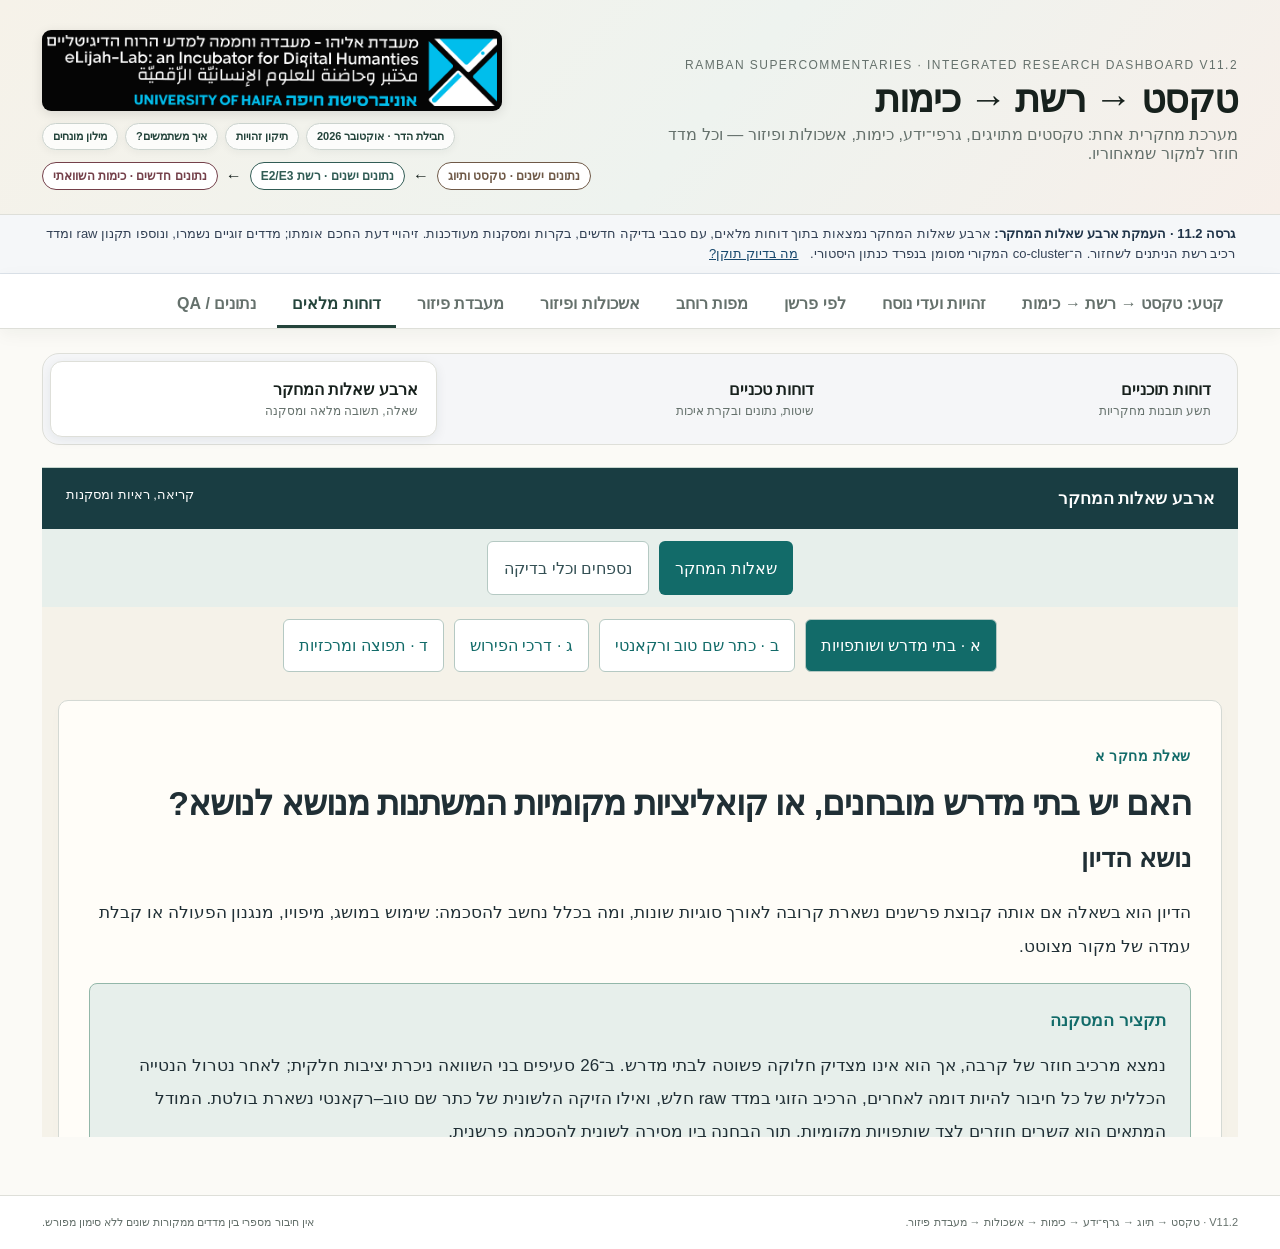
<file: index.html>
<!doctype html>
<html lang="he" dir="rtl">
<head>
  <meta charset="utf-8" />
  <meta name="viewport" content="width=device-width,initial-scale=1" />
  <title>רמב״ן — טקסט, רשת וכימות ותובנות מחקר | V11.2</title>
  <link rel="stylesheet" href="./app.css" />
</head>
<body>
  <header class="site-header">
    <div>
      <div class="eyebrow">Ramban Supercommentaries · Integrated Research Dashboard V11.2</div>
      <h1>טקסט → רשת → כימות</h1>
      <p class="subtitle">מערכת מחקרית אחת: טקסטים מתויגים, גרפי־ידע, כימות, אשכולות ופיזור — וכל מדד חוזר למקור שמאחוריו.</p>
    </div>
    <div class="header-actions">
      <div class="lab-brand" aria-label="המעבדה למדעי הרוח הדיגיטליים — אוניברסיטת חיפה"><img src="./assets/elijah-lab-logo.png" alt="eLijah-Lab · המעבדה למדעי הרוח הדיגיטליים, אוניברסיטת חיפה" width="2048" height="324"></div>
      <div class="header-mini-actions"><button class="legacy-link" id="openOctoberQA" type="button" title="תיעוד חבילת אוקטובר 2026 והבדיקות">חבילת הדר · אוקטובר 2026</button><button class="legacy-link" id="openV9Correction" type="button" title="תיעוד תיקון זהויות דעת החכם">תיקון זהויות</button><button class="legacy-link" id="openQuickGuide" type="button">איך משתמשים?</button><button class="legacy-link glossary-link" id="openGlossary" type="button">מילון מונחים</button></div>
      <div class="lineage-mini" aria-label="שרשרת הנתונים">
        <span class="source-pill source-text">נתונים ישנים · טקסט ותיוג</span><b>←</b>
        <span class="source-pill source-net">נתונים ישנים · רשת E2/E3</span><b>←</b>
        <span class="source-pill source-quant">נתונים חדשים · כימות השוואתי</span>
      </div>
    </div>
  </header>

  <div class="october-status" role="note"><strong>גרסה 11.2 · העמקת ארבע שאלות המחקר:</strong> ארבע שאלות המחקר נמצאות בתוך דוחות מלאים, עם סבבי בדיקה חדשים, בקרות ומסקנות מעודכנות.  זיהויי דעת החכם אומתו; מדדים זוגיים נשמרו, ונוספו תקנון raw ומדד רכיב רשת הניתנים לשחזור. ה־co-cluster המקורי מסומן בנפרד כנתון היסטורי. <button id="octInline" type="button">מה בדיוק תוקן?</button></div>
  <div class="workspace-sticky" id="workspaceSticky">
    <nav class="main-tabs" role="tablist" aria-label="ניווט ראשי">
      <button type="button" id="tabbtn-journey" role="tab" aria-controls="tab-journey" aria-selected="false" class="main-tab" data-tab="journey">קטע: טקסט → רשת → כימות</button>
      <button type="button" id="tabbtn-witnesses" role="tab" aria-controls="tab-witnesses" aria-selected="false" class="main-tab" data-tab="witnesses">זהויות ועדי נוסח</button>
      <button type="button" id="tabbtn-commentator" role="tab" aria-controls="tab-commentator" aria-selected="false" class="main-tab" data-tab="commentator">לפי פרשן</button>
      <button type="button" id="tabbtn-corpus" role="tab" aria-controls="tab-corpus" aria-selected="false" class="main-tab" data-tab="corpus">מפות רוחב</button>
      <button type="button" id="tabbtn-clusters" role="tab" aria-controls="tab-clusters" aria-selected="false" class="main-tab" data-tab="clusters">אשכולות ופיזור</button>
      <button type="button" id="tabbtn-dispersion" role="tab" aria-controls="tab-dispersion" aria-selected="false" class="main-tab" data-tab="dispersion">מעבדת פיזור</button>
      <button type="button" id="tabbtn-reports" role="tab" aria-controls="tab-reports" aria-selected="true" class="main-tab is-active" data-tab="reports">דוחות מלאים</button>
      <button type="button" id="tabbtn-data" role="tab" aria-controls="tab-data" aria-selected="false" class="main-tab" data-tab="data">נתונים / QA</button>
    </nav>

    <section class="context-bar" id="contextBar">
      <div class="context-field context-section" data-context-field="section">
        <label for="sectionSelect">מקור / קטע</label>
        <select id="sectionSelect"></select>
        <div id="sectionCaption" class="context-caption"></div>
      </div>
      <div class="context-field" data-context-field="a">
        <label for="commentatorASelect">פרשן א׳</label>
        <select id="commentatorASelect"></select>
      </div>
      <div class="context-field" data-context-field="b">
        <label for="commentatorBSelect">פרשן ב׳</label>
        <select id="commentatorBSelect"></select>
      </div>
      <div class="context-status" id="contextStatus" aria-live="polite" data-context-field="status"></div>
    </section>
  </div>

  <div class="research-return-bar"><button type="button" id="researchReturn" hidden>חזרה לראיה בתיק המחקר</button><span id="researchBridgeStatus" role="status" aria-live="polite"></span></div>
  <main id="app" tabindex="-1">
    <section id="tab-journey" role="tabpanel" aria-labelledby="tabbtn-journey" class="tab-view"></section>
    <section id="tab-witnesses" role="tabpanel" aria-labelledby="tabbtn-witnesses" class="tab-view"></section>
    <section id="tab-commentator" role="tabpanel" aria-labelledby="tabbtn-commentator" class="tab-view"></section>
    <section id="tab-corpus" role="tabpanel" aria-labelledby="tabbtn-corpus" class="tab-view"></section>
    <section id="tab-clusters" role="tabpanel" aria-labelledby="tabbtn-clusters" class="tab-view"></section>
    <section id="tab-dispersion" role="tabpanel" aria-labelledby="tabbtn-dispersion" class="tab-view"></section>
    <section id="tab-reports" role="tabpanel" aria-labelledby="tabbtn-reports" class="tab-view is-active"></section>
    <section id="tab-data" role="tabpanel" aria-labelledby="tabbtn-data" class="tab-view"></section>
  </main>

  <footer>
    <span>V11.2 · טקסט → תיוג → גרף־ידע → כימות → אשכולות → מעבדת פיזור.</span>
    <span>אין חיבור מספרי בין מדדים ממקורות שונים ללא סימון מפורש.</span>
  </footer>

  <script>window.RAMBAN_V2_SECTIONS={};window.RAMBAN_V2_COMMENTATORS={};</script>
  <script src="./data/old-index.js"></script>
  <script src="./data/quant-reports.js"></script>
  <script src="./data/research-stories.js"></script>
  <script src="./research/data.js"></script><script src="./research/deep-data.js"></script><script>window.RAMBAN_RESEARCH_BRIDGE={version:"1.0",evidence:Object.fromEntries([...window.RAMBAN_RESEARCH_DATA.evidence,...window.RAMBAN_DEEPENING.evidence].map(e=>[e.evidence_id,e])),sources:Object.fromEntries(Object.entries(window.RAMBAN_RESEARCH_DATA.sources).map(([k,v])=>[k,v.text]))};</script>
  <script src="./app.js"></script>
  <script src="./research/bridge.js"></script>
</body>
</html>
</file>
<file: app.css>
:root{
  --ink:#17211d; --muted:#65716c; --paper:#fbfaf6; --card:#fff; --line:#dedfd9;
  --deep:#24443b; --deep2:#31594d; --accent:#9a5d32; --accent2:#c58c5b;
  --text-layer:#6f5947; --net-layer:#315c55; --quant-layer:#74404a;
  --soft:#f1f0e9; --warn:#8a5e15; --bad:#9a3d38; --good:#2d6b54;
  --shadow:0 10px 35px rgba(25,37,32,.08); --radius:16px;
  font-family: "Segoe UI", Arial, sans-serif;
}
*{box-sizing:border-box} html{scroll-behavior:smooth} body{margin:0;background:var(--paper);color:var(--ink)}
button,select,input{font:inherit} button{cursor:pointer}
.site-header{display:flex;justify-content:space-between;gap:32px;align-items:flex-end;padding:30px 42px 24px;background:linear-gradient(130deg,#f6f2e9 0%,#eef3ef 55%,#f7efe9 100%);border-bottom:1px solid var(--line)}
.eyebrow{font-size:12px;letter-spacing:.12em;text-transform:uppercase;color:var(--muted);direction:ltr;text-align:right}.site-header h1{font-size:38px;margin:5px 0 4px;letter-spacing:-.03em}.subtitle{margin:0;color:var(--muted);font-size:16px}.lineage-mini{display:flex;align-items:center;gap:8px;flex-wrap:wrap;justify-content:flex-start}
.source-pill{display:inline-flex;align-items:center;border-radius:999px;padding:6px 10px;font-size:12px;font-weight:700;border:1px solid currentColor;background:#fff}.source-text{color:var(--text-layer)}.source-net{color:var(--net-layer)}.source-quant{color:var(--quant-layer)}
.context-bar{position:sticky;top:0;z-index:30;display:grid;grid-template-columns:minmax(300px,1.5fr) minmax(180px,.8fr) minmax(180px,.8fr) minmax(210px,.8fr);gap:14px;align-items:start;padding:13px 42px;background:rgba(251,250,246,.96);backdrop-filter:blur(10px);border-bottom:1px solid var(--line);box-shadow:0 5px 18px rgba(20,30,25,.05)}
.context-field label{display:block;font-size:11px;font-weight:800;color:var(--muted);margin-bottom:4px}.context-field select{width:100%;border:1px solid #cfd3cd;background:#fff;border-radius:10px;padding:9px 10px;color:var(--ink)}.context-caption{font-size:11px;color:var(--muted);margin-top:4px;white-space:nowrap;overflow:hidden;text-overflow:ellipsis}.context-status{font-size:12px;line-height:1.45;padding-top:18px;color:var(--muted)}
.main-tabs{display:flex;gap:6px;padding:12px 42px 0;overflow:auto;border-bottom:1px solid var(--line);background:#fff}.main-tab{white-space:nowrap;border:0;background:transparent;padding:12px 15px;color:var(--muted);font-weight:700;border-bottom:3px solid transparent}.main-tab:hover{color:var(--ink)}.main-tab.is-active{color:var(--deep);border-color:var(--deep)}
#app{max-width:1700px;margin:0 auto;padding:24px 42px 54px}.tab-view{display:none}.tab-view.is-active{display:block}
.panel{background:var(--card);border:1px solid var(--line);border-radius:var(--radius);box-shadow:var(--shadow);padding:20px;margin-bottom:20px}.panel.flat{box-shadow:none}.panel-head{display:flex;justify-content:space-between;align-items:flex-start;gap:18px;margin-bottom:14px}.panel-head h2,.panel-head h3{margin:0}.panel-head p{margin:4px 0 0;color:var(--muted)}
.layer-section{border-top:4px solid var(--text-layer)}.layer-network{border-top:4px solid var(--net-layer)}.layer-quant{border-top:4px solid var(--quant-layer)}.layer-kicker{display:flex;align-items:center;gap:8px;font-size:12px;font-weight:800;margin-bottom:8px}.layer-number{width:24px;height:24px;border-radius:50%;display:inline-grid;place-items:center;color:#fff;background:var(--ink)}
.journey-rail{display:grid;grid-template-columns:repeat(3,1fr);gap:10px;margin-bottom:18px}.journey-step{border:1px solid var(--line);border-radius:13px;padding:13px;background:#fff;text-align:right}.journey-step strong{display:block;margin-bottom:3px}.journey-step small{color:var(--muted)}
.grid-2{display:grid;grid-template-columns:repeat(2,minmax(0,1fr));gap:16px}.grid-3{display:grid;grid-template-columns:repeat(3,minmax(0,1fr));gap:16px}.grid-4{display:grid;grid-template-columns:repeat(4,minmax(0,1fr));gap:12px}.split-main{display:grid;grid-template-columns:minmax(0,1fr) 330px;gap:16px}
.metric-card{border:1px solid var(--line);border-radius:13px;padding:14px;background:#fcfcf9;min-height:104px}.metric-card .metric-value{font-size:30px;font-weight:800;direction:ltr;text-align:right;letter-spacing:-.03em}.metric-card .metric-label{font-weight:750;margin-top:4px}.metric-card .metric-note{font-size:11px;color:var(--muted);margin-top:3px}.metric-card.quant{border-top:3px solid var(--quant-layer)}.metric-card.old{border-top:3px solid var(--net-layer)}
.badge{display:inline-block;padding:3px 7px;border-radius:999px;font-size:10px;font-weight:800;border:1px solid currentColor;background:#fff}.badge-text{color:var(--text-layer)}.badge-net{color:var(--net-layer)}.badge-quant{color:var(--quant-layer)}.badge-warn{color:var(--warn)}.badge-bad{color:var(--bad)}.badge-good{color:var(--good)}
.text-grid{display:grid;grid-template-columns:repeat(3,minmax(0,1fr));gap:12px}.text-card{border:1px solid var(--line);border-radius:14px;background:#fff;min-height:280px;overflow:hidden}.text-card-head{padding:12px 14px;background:#f6f5ef;border-bottom:1px solid var(--line);display:flex;justify-content:space-between;gap:8px;align-items:center}.text-card-head h4{margin:0;font-size:15px}.text-card-body{padding:14px;font-family:"Noto Serif Hebrew","Times New Roman",serif;font-size:17px;line-height:1.72;max-height:390px;overflow:auto;white-space:pre-wrap}.text-empty{padding:40px 20px;color:var(--muted);text-align:center}.concept-strip{display:flex;flex-wrap:wrap;gap:6px;margin-top:10px}.concept-chip{border:1px solid #d7d7d1;background:#fff;border-radius:999px;padding:5px 8px;font-size:11px}.concept-chip:hover,.concept-chip.is-active{border-color:var(--accent);background:#f8eee5}.concept-summary{padding:10px 12px;background:#faf8f2;border-top:1px solid var(--line)}mark.concept-mark{background:#f4cda7;color:inherit;padding:0 2px;border-radius:3px}
.controls{display:flex;gap:7px;flex-wrap:wrap;align-items:center}.segmented{display:flex;border:1px solid var(--line);border-radius:10px;overflow:hidden;background:#fff}.segmented button{border:0;border-left:1px solid var(--line);background:#fff;padding:7px 10px;font-size:12px}.segmented button:last-child{border-left:0}.segmented button.is-active{background:var(--deep);color:#fff}.small-btn{border:1px solid #cfd4cf;background:#fff;border-radius:9px;padding:7px 10px;font-size:12px;color:var(--ink)}.small-btn:hover{border-color:var(--deep)}
.network-shell{border:1px solid var(--line);border-radius:14px;overflow:hidden;background:radial-gradient(circle at 50% 50%,#fff 0%,#f7f8f5 100%);min-height:610px;position:relative}.network-toolbar{display:flex;justify-content:space-between;gap:8px;align-items:center;padding:8px 10px;border-bottom:1px solid var(--line);background:rgba(255,255,255,.9)}.network-canvas{height:560px;position:relative;overflow:hidden}.network-canvas svg{width:100%;height:100%;display:block;touch-action:none}.net-edge{fill:none;stroke:#a4aaa5;stroke-width:1.25;stroke-opacity:.55}.net-edge.is-dim{opacity:.07}.net-edge.is-hot{stroke-width:2.2;stroke-opacity:.95}.net-node circle{stroke:#fff;stroke-width:1.5;filter:drop-shadow(0 1px 2px rgba(0,0,0,.15))}.net-node text{font-size:11px;paint-order:stroke;stroke:#fff;stroke-width:3px;stroke-linejoin:round;fill:#24302b;pointer-events:none}.net-node.is-dim{opacity:.12}.net-node.is-hot circle{stroke:#1c2924;stroke-width:2.3}.net-edge-label{font-size:9px;fill:#65716c;paint-order:stroke;stroke:#fff;stroke-width:3px;pointer-events:none}.network-legend{display:flex;gap:6px;flex-wrap:wrap;font-size:10px}.legend-dot{width:9px;height:9px;border-radius:50%;display:inline-block;margin-left:3px}.network-detail{border:1px solid var(--line);border-radius:14px;padding:14px;background:#fbfaf6;min-height:220px}.network-detail h4{margin:0 0 8px}.network-detail .detail-list{max-height:420px;overflow:auto}.evidence-row{padding:8px 0;border-bottom:1px solid var(--line);font-size:12px}.evidence-row:last-child{border-bottom:0}
.notice{border:1px solid #e4d4b5;background:#fff9eb;color:#684b19;padding:11px 13px;border-radius:11px;font-size:12px}.notice.error{border-color:#e5bfbb;background:#fff3f1;color:#7e332e}.muted{color:var(--muted)}.tiny{font-size:11px}.ltr{direction:ltr;text-align:right}.strong{font-weight:800}
.table-wrap{overflow:auto;border:1px solid var(--line);border-radius:12px}.data-table{width:100%;border-collapse:collapse;font-size:12px;background:#fff}.data-table th{position:sticky;top:0;background:#f1f2ed;z-index:2;text-align:right;padding:9px;border-bottom:1px solid var(--line);white-space:nowrap}.data-table td{padding:8px 9px;border-bottom:1px solid #ecece7;vertical-align:top}.data-table tr:hover td{background:#fbf7f1}.data-table .clickable{cursor:pointer}.data-table td.num{direction:ltr;text-align:right;font-variant-numeric:tabular-nums}
.heatmap-shell{overflow:auto;border:1px solid var(--line);border-radius:14px;background:#fff;max-height:720px}.heatmap-grid{display:grid;min-width:max-content}.hm-corner,.hm-col,.hm-row{position:sticky;background:#f5f5f0;z-index:3;border-bottom:1px solid #ddd;border-left:1px solid #e6e6e0;font-size:10px}.hm-corner{right:0;top:0;z-index:5}.hm-col{top:0;height:132px;writing-mode:vertical-rl;transform:rotate(180deg);padding:7px 5px;text-align:right;overflow:hidden}.hm-row{right:0;padding:8px 9px;z-index:4;white-space:nowrap;max-width:190px;overflow:hidden;text-overflow:ellipsis}.hm-cell{width:42px;height:32px;border:0;border-left:1px solid rgba(255,255,255,.42);border-bottom:1px solid rgba(255,255,255,.42);font-size:9px;color:#17211d;padding:0}.hm-cell:hover{outline:2px solid #17211d;outline-offset:-2px;z-index:2}.hm-cell.missing{background:#eeeeea;color:#aaa}.heatmap-legend{display:flex;align-items:center;gap:8px;margin:8px 0;font-size:11px;color:var(--muted)}.legend-gradient{width:150px;height:9px;border-radius:999px;background:linear-gradient(90deg,#f4eee7,#d6ab83,#884629)}
.chart-box{border:1px solid var(--line);border-radius:13px;background:#fff;padding:10px}.chart-box svg{width:100%;height:260px;display:block}.chart-axis{stroke:#c9ccc7;stroke-width:1}.chart-line{fill:none;stroke:var(--quant-layer);stroke-width:2}.chart-dot{fill:#fff;stroke:var(--quant-layer);stroke-width:2;cursor:pointer}.chart-dot:hover{r:6}.chart-label{font-size:9px;fill:#68736e}
.profile-header{display:grid;grid-template-columns:1.3fr 2fr;gap:16px}.profile-title h2{font-size:30px;margin:0 0 4px}.tag-list{display:flex;gap:6px;flex-wrap:wrap}.tag{background:#f2f0e8;border-radius:7px;padding:5px 7px;font-size:11px;border:1px solid #e0dfd8}
.report-layout{display:grid;grid-template-columns:290px minmax(0,1fr);gap:18px;align-items:start}.report-menu{position:sticky;top:116px;max-height:calc(100vh - 140px);overflow:auto;border:1px solid var(--line);border-radius:14px;background:#fff;padding:8px}.report-group-title{font-size:10px;color:var(--muted);font-weight:800;padding:9px 8px 5px}.report-link{display:block;width:100%;border:0;background:transparent;text-align:right;padding:8px;border-radius:8px;color:var(--ink);font-size:12px}.report-link:hover{background:#f3f2ec}.report-link.is-active{background:#e9efe9;color:var(--deep);font-weight:800}.markdown{background:#fff;border:1px solid var(--line);border-radius:14px;padding:28px 34px;line-height:1.72;min-height:700px}.markdown h1{font-size:30px;border-bottom:1px solid var(--line);padding-bottom:10px}.markdown h2{font-size:23px;margin-top:34px}.markdown h3{font-size:18px;margin-top:26px}.markdown blockquote{margin:15px 0;padding:10px 16px;border-right:4px solid var(--accent2);background:#faf5ef;color:#51483f}.markdown code{background:#f0efeb;border-radius:4px;padding:1px 4px;direction:ltr}.markdown pre{background:#222b27;color:#eef3ef;padding:14px;border-radius:10px;overflow:auto;direction:ltr;text-align:left}.markdown table{border-collapse:collapse;width:100%;font-size:13px}.markdown th,.markdown td{border:1px solid #dedfd9;padding:7px 8px;vertical-align:top}.markdown th{background:#f3f3ee}.markdown hr{border:0;border-top:1px solid var(--line);margin:24px 0}.markdown ul,.markdown ol{padding-right:24px}
.data-source-card{border:1px solid var(--line);border-radius:13px;background:#fff;padding:14px}.data-source-card h4{margin:0 0 4px}.qa-pass{color:var(--good);font-weight:800}.qa-warn{color:var(--warn);font-weight:800}.qa-fail{color:var(--bad);font-weight:800}
footer{display:flex;justify-content:space-between;gap:14px;padding:20px 42px;color:var(--muted);font-size:11px;border-top:1px solid var(--line);background:#fff}
@media(max-width:1050px){.context-bar{grid-template-columns:1fr 1fr}.context-section{grid-column:1/-1}.grid-3,.grid-4,.text-grid,.profile-header{grid-template-columns:1fr 1fr}.split-main{grid-template-columns:1fr}.report-layout{grid-template-columns:1fr}.report-menu{position:static;max-height:none}.site-header{align-items:flex-start;flex-direction:column}}
@media(max-width:720px){.site-header,#app,.context-bar,.main-tabs,footer{padding-right:16px;padding-left:16px}.context-bar{position:relative;grid-template-columns:1fr}.context-section{grid-column:auto}.grid-2,.grid-3,.grid-4,.text-grid,.journey-rail{grid-template-columns:1fr}.site-header h1{font-size:31px}.markdown{padding:20px}.hm-col{height:105px}.main-tabs{padding-top:8px}}

/* ---------------- V3: text tagging ---------------- */
.tag-toolbar{border:1px solid var(--line);background:#faf9f4;border-radius:13px;padding:10px 12px;margin-bottom:12px}
.tag-toolbar-head{display:flex;justify-content:space-between;align-items:center;gap:12px}.tag-toolbar .small-btn.is-active{background:var(--deep);color:#fff;border-color:var(--deep)}
.tag-type-list{display:flex;flex-wrap:wrap;gap:7px;margin-top:9px}.tag-type-toggle{display:inline-grid;grid-template-columns:13px auto;grid-template-areas:"dot label" "dot code";gap:0 6px;align-items:center;border:1px solid #d9dbd6;border-radius:9px;background:#fff;padding:5px 8px;opacity:.58;cursor:pointer;transition:.15s}.tag-type-toggle.is-on{opacity:1;border-color:color-mix(in srgb,var(--tag-color) 50%,#d9dbd6);box-shadow:inset 0 -2px 0 color-mix(in srgb,var(--tag-color) 75%,white)}.tag-type-toggle input{position:absolute;opacity:0;pointer-events:none}.tag-type-toggle i{grid-area:dot;width:11px;height:11px;border-radius:3px;background:var(--tag-color);box-shadow:0 0 0 2px #fff,0 0 0 3px color-mix(in srgb,var(--tag-color) 35%,#ddd)}.tag-type-toggle span{grid-area:label;font-size:11px;font-weight:750}.tag-type-toggle small{grid-area:code;font-size:8px;color:var(--muted);direction:ltr;text-align:right}
.tagged-text .text-tag{background:color-mix(in srgb,var(--tag-color) 22%,transparent);box-shadow:inset 0 -2px 0 color-mix(in srgb,var(--tag-color) 85%,black);border-radius:3px;padding:0 1px;transition:.12s}.tagged-text .text-tag:hover{background:color-mix(in srgb,var(--tag-color) 36%,white);box-shadow:0 0 0 2px color-mix(in srgb,var(--tag-color) 22%,transparent),inset 0 -2px 0 var(--tag-color)}.tagged-text .text-tag.is-selected{outline:2px solid #b3541e;outline-offset:1px;background:#ffe3c7}
.concept-chip{display:inline-flex;align-items:center;gap:5px}.concept-dot{display:inline-block;width:8px;height:8px;border-radius:50%;background:var(--chip-color,#888);flex:0 0 auto}.concept-chip.is-active{box-shadow:inset 0 -2px 0 var(--chip-color,var(--accent))}

/* ---------------- V3: knowledge graph ---------------- */
.network-shell{min-height:720px}.network-toolbar{position:relative;z-index:4}.network-key{font-size:11px;color:var(--muted);padding:7px 11px;background:#fbfcfa;border-bottom:1px solid var(--line)}.network-canvas{height:650px}.net-edge{stroke-linecap:round;stroke-opacity:.62;cursor:pointer;transition:opacity .12s,stroke-width .12s}.net-edge:hover{stroke-opacity:1;filter:drop-shadow(0 0 2px rgba(0,0,0,.16))}.net-edge.is-filtered{display:none}.net-edge.is-dim{opacity:.06}.net-edge.is-hot{stroke-opacity:1!important;filter:drop-shadow(0 0 2px rgba(0,0,0,.22))}.net-node .net-node-shape{stroke:#fff;stroke-width:1.7;filter:drop-shadow(0 1px 2px rgba(0,0,0,.16));cursor:grab}.net-node:active .net-node-shape{cursor:grabbing}.net-node text{font-size:11px;font-weight:600;paint-order:stroke;stroke:#fff;stroke-width:3.5px;stroke-linejoin:round;fill:#1e2b26;pointer-events:none}.net-node.is-hot .net-node-shape{stroke:#152720;stroke-width:2.8}.net-edge-label{font-size:9px;font-weight:650;paint-order:stroke;stroke:#fff;stroke-width:3.5px;pointer-events:none}.net-edge-label.is-dim{opacity:.08}.network-legend-panel{position:absolute;right:10px;left:10px;bottom:8px;z-index:3;background:rgba(255,255,255,.94);backdrop-filter:blur(5px);border:1px solid #e0e2dd;border-radius:11px;padding:7px 9px;max-height:116px;overflow:auto;box-shadow:0 4px 18px rgba(25,37,32,.08)}.network-legend-row{display:flex;align-items:center;gap:6px;flex-wrap:wrap;font-size:9px;margin:3px 0}.network-legend-row>b{min-width:68px;font-size:10px}.network-legend-row>span{display:inline-flex;align-items:center;gap:3px;border:1px solid #e5e5e1;border-radius:999px;background:#fff;padding:2px 6px;white-space:nowrap}.network-legend-row>span.is-muted{opacity:.25}.network-legend-row small{font-size:7px;color:var(--muted);direction:ltr}.relation-line{width:15px;height:3px;border-radius:3px;background:var(--rel-color);display:inline-block}.relation-swatch{display:inline-block;width:16px;height:4px;border-radius:4px;background:var(--rel-color);vertical-align:middle;margin-left:5px}.relation-arrow{color:var(--muted);padding:0 4px}.network-sample-note{position:absolute;bottom:128px;right:12px;background:#fff;padding:4px 7px;border-radius:7px;border:1px solid #ddd;z-index:3}.relation-select{max-width:235px}.network-detail code{font-size:9px;background:#eceeea;padding:1px 4px;border-radius:4px;direction:ltr}.network-detail .legend-dot{vertical-align:middle}

/* ---------------- V3: clusters & research questions ---------------- */
.cluster-hero{background:linear-gradient(135deg,#fff 0%,#f4f7f4 52%,#faf4ef 100%)}.research-question-grid{display:grid;grid-template-columns:repeat(3,minmax(0,1fr));gap:10px}.research-question{border:1px solid var(--line);background:#fff;border-radius:13px;padding:12px;text-align:right;display:grid;grid-template-columns:28px 1fr;grid-template-areas:"num title" "num desc";gap:2px 9px;align-items:start}.research-question:hover{border-color:var(--deep2);box-shadow:0 5px 18px rgba(25,37,32,.06)}.research-question>span{grid-area:num;width:27px;height:27px;border-radius:8px;background:var(--deep);color:#fff;display:grid;place-items:center;font-weight:800}.research-question>strong{grid-area:title}.research-question>small{grid-area:desc;color:var(--muted);line-height:1.35}
.report-finding-strip{display:grid;grid-template-columns:1fr 1fr;gap:10px;margin:10px 0 20px}.report-finding-strip>div{border:1px solid #e3d7c6;background:#fffaf0;border-radius:11px;padding:10px 12px;font-size:12px;line-height:1.45}.cluster-level-block{border-top:1px solid var(--line);padding-top:19px;margin-top:20px}.cluster-level-block:first-of-type{border-top:0}.cluster-split{grid-template-columns:minmax(0,1.4fr) minmax(280px,.6fr)}.cluster-network-host{height:570px;border:1px solid var(--line);border-radius:14px;overflow:hidden;position:relative;background:radial-gradient(circle,#fff,#f7f8f5)}.cluster-network-host .network-legend-panel{max-height:72px}.cluster-network-host .network-sample-note{bottom:82px}.component-panel{border:1px solid var(--line);border-radius:13px;background:#fbfaf6;padding:12px;max-height:570px;overflow:auto}.component-panel h4{margin:4px 0 10px}.component-card{display:grid;grid-template-columns:29px 1fr;gap:8px;padding:9px 0;border-bottom:1px solid #e5e5df}.component-card:last-child{border-bottom:0}.component-card.singleton{opacity:.65}.component-index{width:25px;height:25px;border-radius:50%;display:grid;place-items:center;background:#e8ece8;font-size:10px;font-weight:800}.component-card small{display:block;color:var(--muted);margin-top:3px}.inline-link{border:0;background:transparent;color:var(--deep2);padding:0;text-decoration:underline;text-decoration-color:#c4d1cb;text-underline-offset:2px}.old-cluster-row{display:grid;gap:3px;border-top:1px solid #ecece6;padding:8px 0;font-size:11px}.old-cluster-row:first-of-type{margin-top:8px}.old-cluster-row small{color:var(--muted)}
.threshold-control{display:flex;align-items:center;gap:6px;font-size:11px;color:var(--muted);border:1px solid var(--line);background:#fff;border-radius:9px;padding:5px 8px}.threshold-control input{width:130px;accent-color:var(--deep2)}.threshold-control output{direction:ltr;font-variant-numeric:tabular-nums;font-weight:800;color:var(--ink)}
.section-cluster-overview{display:grid;gap:4px;max-height:620px;overflow:auto}.section-cluster-row{display:grid;grid-template-columns:190px minmax(220px,1fr) 210px;align-items:center;gap:10px;border:1px solid transparent;background:#fafaf7;border-radius:8px;padding:6px 8px;text-align:right}.section-cluster-row:hover,.section-cluster-row.is-active{border-color:#bdc9c2;background:#f3f7f4}.section-cluster-label{font-weight:800}.section-cluster-label small{display:block;color:var(--muted);font-weight:400;white-space:nowrap;overflow:hidden;text-overflow:ellipsis}.cluster-strip{display:flex;height:16px;border-radius:5px;overflow:hidden;background:#ecece7;gap:1px}.cluster-segment{display:block;background:#638374;min-width:3px}.cluster-segment:nth-child(2n){background:#9c7258}.cluster-segment:nth-child(3n){background:#6b7492}.cluster-segment:nth-child(4n){background:#8b6680}.cluster-segment.single{background:#d8dad5}.section-cluster-meta{font-size:10px;color:var(--muted);white-space:nowrap;overflow:hidden;text-overflow:ellipsis}
.data-details{border:1px solid var(--line);border-radius:11px;background:#fff;margin-top:12px;overflow:hidden}.data-details>summary{padding:10px 12px;font-weight:750;font-size:12px;cursor:pointer;background:#f7f7f3}.data-details[open]>summary{border-bottom:1px solid var(--line)}.data-details>.table-wrap{border:0;border-radius:0}.details-grid{display:grid;grid-template-columns:1fr 1fr;gap:12px}
.histogram{width:100%;height:270px}.hist-bar{fill:#8a5940;opacity:.78}.hist-bar:hover{opacity:1}.threshold-line{stroke:#a43d37;stroke-width:2;stroke-dasharray:5 4}.scatter-box svg{height:480px}.scatter-point{fill:#6f7f78;opacity:.20}.scatter-point.is-selected{fill:#ad5639;opacity:.95;stroke:#fff;stroke-width:1}.median-line{stroke:#9a5d32;stroke-width:1.5;stroke-dasharray:6 5}.axis-title{font-size:11px;fill:#45514c;font-weight:700}.bar-label{font-size:11px;fill:#29352f}.bar-value{font-size:10px;fill:#52605a;font-variant-numeric:tabular-nums}.type-share-bar{fill:#6a7f76}.bar-svg{height:315px!important}
.metric-heat-table{border:1px solid var(--line);border-radius:13px;overflow:auto;background:#fff}.metric-heat-head,.metric-heat-row{display:grid;grid-template-columns:minmax(210px,1.5fr) repeat(4,minmax(85px,.65fr));gap:1px;align-items:stretch}.metric-heat-head{position:sticky;top:0;background:#f2f3ef;z-index:2}.metric-heat-head>*{padding:8px;font-size:11px}.metric-heat-row{width:100%;border:0;border-top:1px solid #efefe9;background:#fff;text-align:right}.metric-heat-row:hover{outline:2px solid #304a40;outline-offset:-2px}.metric-heat-row strong{padding:9px}.metric-heat-row i{display:grid;place-items:center;font-style:normal;font-size:10px;font-weight:800;direction:ltr;color:#17211d;min-height:36px;text-shadow:0 1px 1px rgba(255,255,255,.65)}

@media(max-width:1050px){.research-question-grid{grid-template-columns:1fr 1fr}.cluster-split{grid-template-columns:1fr}.report-finding-strip,.details-grid{grid-template-columns:1fr}.section-cluster-row{grid-template-columns:150px minmax(180px,1fr) 150px}.tag-toolbar-head{align-items:flex-start;flex-direction:column}}
@media(max-width:720px){.research-question-grid{grid-template-columns:1fr}.section-cluster-row{grid-template-columns:100px 1fr}.section-cluster-meta{display:none}.network-canvas{height:560px}.network-shell{min-height:630px}.tag-type-toggle small{display:none}.metric-heat-head,.metric-heat-row{grid-template-columns:minmax(160px,1.4fr) repeat(4,70px)}}

.cluster-network-host>svg{width:100%;height:100%;display:block;touch-action:none}

/* ---------------- V4: commentator profile, three-layer overlap, full clustering ---------------- */
.commentator-hero{background:linear-gradient(135deg,#fff 0%,#f5f8f5 55%,#faf5ee 100%)}
.profile-insight-grid{display:grid;grid-template-columns:repeat(3,minmax(0,1fr));gap:10px}.profile-insight{border:1px solid var(--line);border-radius:12px;background:#fbfbf8;padding:12px;display:flex;flex-direction:column;gap:4px;min-height:92px}.profile-insight small{color:var(--muted);font-weight:750}.profile-insight strong{font-size:17px;color:var(--deep)}.profile-insight span{font-size:11px;color:var(--muted);line-height:1.4}.profile-detail-grid{display:grid;grid-template-columns:1fr 1fr;gap:16px}.profile-detail-grid>div{border-bottom:1px solid #ecece6;padding-bottom:12px}.profile-detail-grid .tag b{font-size:9px;color:var(--deep2);margin-right:4px}.mini-bars{display:grid;gap:7px}.mini-bar-row{display:grid;grid-template-columns:minmax(130px,1fr) minmax(120px,2fr) 52px;gap:8px;align-items:center;font-size:11px}.mini-bar-row>i{height:9px;border-radius:999px;background:#eceee9;overflow:hidden}.mini-bar-row>i>b{display:block;height:100%;border-radius:inherit}.mini-bar-row>strong{direction:ltr;font-variant-numeric:tabular-nums}.profile-trajectory{width:100%;height:310px}.profile-line{fill:none;stroke-width:2.5}.align-line{stroke:#345f54}.peer-line{stroke:#bd6a3e;stroke-dasharray:7 4}.align-dot{fill:#345f54}.peer-dot{fill:#bd6a3e}.profile-point{cursor:pointer}.trajectory-legend{display:flex;gap:18px;justify-content:center;font-size:11px;color:var(--muted)}.line-key{display:inline-block;width:24px;height:3px;vertical-align:middle;margin-left:5px}.align-key{background:#345f54}.peer-key{background:repeating-linear-gradient(90deg,#bd6a3e 0 7px,transparent 7px 11px)}
.overlap-note{margin:8px 10px 0}.overlap-summary{display:grid;grid-template-columns:repeat(4,minmax(0,1fr));gap:6px;padding:8px 10px;border-bottom:1px solid var(--line);background:#fbfcfa}.overlap-summary span{display:flex;align-items:baseline;gap:6px;border:1px solid #e6e8e3;background:#fff;border-radius:9px;padding:6px 8px;font-size:10px;color:var(--muted)}.overlap-summary b{font-size:16px;color:var(--deep)}.network-owner-legend{display:flex;align-items:center;gap:6px;flex-wrap:wrap;font-size:9px;padding-bottom:5px;margin-bottom:4px;border-bottom:1px solid #e5e5df}.network-owner-legend>b{min-width:92px}.network-owner-legend>span{display:inline-flex;align-items:center;gap:4px;border:1px solid #e5e5e1;border-radius:999px;padding:2px 6px;background:#fff}.network-owner-legend i{width:10px;height:10px;border-radius:50%;display:inline-block}
.report-kpi-row{display:grid;grid-template-columns:repeat(4,minmax(0,1fr));gap:9px;margin:0 0 10px}.report-kpi-row>div{border:1px solid var(--line);background:#fbfaf6;border-radius:12px;padding:10px}.report-kpi-row strong{display:block;font-size:24px;color:var(--deep)}.report-kpi-row span{font-size:10px;color:var(--muted)}.cluster-dendro-grid{display:grid;grid-template-columns:minmax(0,1.15fr) minmax(360px,.85fr);gap:12px;margin-top:14px}.dendrogram-svg{width:100%;height:auto;min-height:240px}.dendro-line{fill:none;stroke:#71827a;stroke-width:1.4}.dendro-sim{font-size:8px;fill:#7d857f}.dendro-leaf circle{fill:#365f83}.dendro-leaf text{font-size:10px;fill:#25312c;cursor:pointer}.dendro-caption{font-size:10px;color:var(--muted);margin-bottom:3px}.section-atlas-svg,.style-content-svg{width:100%;height:420px}.atlas-point circle{fill:#687d73;opacity:.64;stroke:#fff;stroke-width:1}.atlas-point text{font-size:9px;fill:#35413c;font-weight:750}.atlas-point.is-selected circle{fill:#b75f3f;opacity:1;stroke:#2a3933;stroke-width:2}.atlas-point{cursor:pointer}.trend-line{stroke:#9a5b3d;stroke-width:2;stroke-dasharray:7 5}.style-point{fill:#657e72;opacity:.42}.style-point:hover{fill:#b45f3f;opacity:1}
@media(max-width:1050px){.profile-insight-grid{grid-template-columns:1fr 1fr}.cluster-dendro-grid{grid-template-columns:1fr}.report-kpi-row,.overlap-summary{grid-template-columns:1fr 1fr}}
@media(max-width:720px){.profile-insight-grid,.profile-detail-grid,.report-kpi-row,.overlap-summary{grid-template-columns:1fr}.mini-bar-row{grid-template-columns:110px 1fr 45px}}


/* ---------------- V5: clarity, contextual help, workspace organization ---------------- */
.network-toolbar-groups{display:flex;align-items:center;gap:8px;flex-wrap:wrap}.net-color-toggle{border-inline-start:1px solid var(--line);padding-inline-start:8px}.network-mode-caption{display:flex;align-items:center;gap:8px;padding-bottom:5px;margin-bottom:4px;border-bottom:1px solid #e5e5df;font-size:9px}.network-mode-caption strong{font-size:10px;background:#eef2ef;border-radius:999px;padding:2px 7px}.network-mode-caption span{color:var(--muted)}.network-key{display:flex;align-items:center;gap:5px;flex-wrap:wrap}.network-key::before{content:'i';display:grid;place-items:center;width:16px;height:16px;border:1px solid #9aa8a1;border-radius:50%;font-size:9px;font-weight:800;color:#53645c;background:#fff}
.net-edge{stroke-linecap:round;stroke-linejoin:round}.net-edge.is-hot{filter:drop-shadow(0 1px 1px rgba(0,0,0,.08))}

.info-button{display:inline-grid!important;place-items:center;width:20px;height:20px;min-width:20px;border-radius:50%;border:1px solid #aab5af;background:#fff;color:#40554b;font:700 11px/1 Georgia,serif;cursor:pointer;padding:0;margin-inline-start:7px;vertical-align:middle;box-shadow:0 1px 3px rgba(29,42,35,.05)}.info-button:hover{background:#eef4f0;border-color:#61786c;color:#1e3a2e}.panel-head>div>.info-button{display:inline-grid!important}.panel-head h2,.panel-head h3,.panel-head h4,.chart-box>h3,.chart-box>h4,.data-source-card>h4{display:inline-block}
.info-overlay{position:fixed;inset:0;background:rgba(21,31,27,.28);backdrop-filter:blur(2px);display:none;align-items:center;justify-content:center;z-index:9999;padding:24px}.info-overlay.is-open{display:flex}.info-popover{position:relative;width:min(620px,calc(100vw - 36px));max-height:min(72vh,700px);overflow:auto;background:#fff;border:1px solid #d7ddd9;border-radius:18px;padding:24px 26px;box-shadow:0 24px 80px rgba(16,29,23,.22)}.info-popover h3{margin:5px 32px 10px 0;font-size:22px}.info-body{font-size:14px;line-height:1.7;color:#34443c}.info-body p{margin:0}.info-close{position:absolute;left:14px;top:12px;width:30px;height:30px;border-radius:50%;border:1px solid var(--line);background:#f8f9f6;font-size:21px;line-height:1;cursor:pointer;color:#52615a}.info-close:hover{background:#eef2ef}

.cluster-subnav{position:sticky;top:0;z-index:10;display:flex;gap:6px;flex-wrap:wrap;background:rgba(247,248,245,.96);backdrop-filter:blur(8px);border:1px solid var(--line);border-radius:13px;padding:8px;margin:0 0 14px;box-shadow:0 5px 18px rgba(25,37,32,.05)}.cluster-subnav button{border:1px solid transparent;background:transparent;border-radius:9px;padding:8px 11px;font-weight:700;color:#50615a;cursor:pointer}.cluster-subnav button:hover{background:#fff;border-color:#dfe5e1}.cluster-subnav button.is-active{background:var(--deep);color:#fff;border-color:var(--deep)}.cluster-pane{display:none}.cluster-pane.is-visible{display:block}.cluster-overview-guide{display:none;background:linear-gradient(135deg,#fbfcfa,#f7f1e9)}.cluster-overview-guide.is-visible{display:block}.cluster-overview-guide h3{margin-top:0}.cluster-reading-path{display:grid;grid-template-columns:repeat(4,minmax(0,1fr));gap:8px;margin-top:14px}.cluster-reading-path span{display:flex;align-items:center;gap:7px;border:1px solid var(--line);background:#fff;border-radius:10px;padding:9px;font-size:11px}.cluster-reading-path b{width:22px;height:22px;border-radius:50%;display:grid;place-items:center;background:#e8efeb;color:#355147}

.dispersion-hero{background:linear-gradient(135deg,#fff 0%,#f2f7f4 55%,#f9f3eb 100%)}.dispersion-controls{display:grid;grid-template-columns:repeat(4,minmax(170px,1fr));gap:9px;margin-top:14px}.dispersion-controls label{display:grid;gap:5px;font-size:10px;font-weight:750;color:var(--muted)}.dispersion-controls select{width:100%;font-size:11px}.dispersion-legend{display:flex;align-items:center;gap:7px;flex-wrap:wrap;margin-top:11px;border-top:1px solid var(--line);padding-top:10px;font-size:10px}.dispersion-legend>strong{margin-left:4px}.dispersion-legend>span{display:inline-flex;align-items:center;gap:4px;border:1px solid #e2e5e1;background:#fff;border-radius:999px;padding:3px 7px}.dispersion-legend i{width:10px;height:10px;border-radius:50%;display:inline-block}.dispersion-legend small{color:var(--muted);font-size:8px}.dispersion-legend em{font-style:normal;color:var(--muted)}.dispersion-layout{display:grid;grid-template-columns:minmax(0,1.55fr) minmax(280px,.45fr);gap:14px}.dispersion-live-box{min-height:630px}.dispersion-live-svg{width:100%;height:610px;display:block}.plot-bg{fill:#fbfcfa;stroke:#e7ebe8}.disp-live-point{cursor:pointer;outline:none}.disp-live-point circle{opacity:.55;stroke:#fff;stroke-width:.8;transition:opacity .12s,stroke-width .12s,r .12s}.disp-live-point:hover circle,.disp-live-point:focus circle{opacity:1;stroke:#21372d;stroke-width:1.5}.disp-live-point.is-selected circle{opacity:1;stroke:#172b22;stroke-width:2.5;filter:drop-shadow(0 2px 3px rgba(0,0,0,.18))}.dispersion-selection{border:1px solid var(--line);border-radius:14px;background:#fbfaf6;padding:14px;min-height:260px;align-self:start;position:sticky;top:62px}.dispersion-selection h3{margin:5px 0 8px}.empty-selection{color:var(--muted);line-height:1.5}.selection-metrics{display:grid;grid-template-columns:1fr 1fr;gap:6px;margin:12px 0}.selection-metrics span{display:flex;flex-direction:column;border:1px solid #e4e6e1;background:#fff;border-radius:9px;padding:7px;font-size:9px;color:var(--muted)}.selection-metrics b{font-size:17px;color:var(--deep);direction:ltr}.small-btn.primary{background:var(--deep);color:#fff;border-color:var(--deep)}

@media(max-width:1050px){.dispersion-controls{grid-template-columns:1fr 1fr}.dispersion-layout{grid-template-columns:1fr}.dispersion-selection{position:static}.cluster-reading-path{grid-template-columns:1fr 1fr}}
@media(max-width:720px){.dispersion-controls,.cluster-reading-path{grid-template-columns:1fr}.cluster-subnav{position:static}.info-overlay{padding:10px}.info-popover{padding:20px}.network-toolbar-groups{align-items:stretch;flex-direction:column}}

/* ---------------- V6: sticky workspace + contextual controls ---------------- */
:root{--workspace-sticky-height:58px}
.header-actions{display:flex;flex-direction:column;align-items:flex-end;gap:10px}.legacy-link{display:inline-flex;align-items:center;gap:6px;border:1px solid #cbd3ce;background:rgba(255,255,255,.78);color:var(--deep);border-radius:999px;padding:6px 10px;font-size:11px;font-weight:800;text-decoration:none;box-shadow:0 2px 8px rgba(25,37,32,.05)}.legacy-link:hover{background:#fff;border-color:var(--deep2)}
.workspace-sticky{position:sticky;top:0;z-index:80;background:rgba(255,255,255,.97);backdrop-filter:blur(10px);box-shadow:0 5px 18px rgba(20,30,25,.05)}
.workspace-sticky .main-tabs{position:relative;z-index:2;padding-top:8px;background:rgba(255,255,255,.97)}
.workspace-sticky .context-bar{position:relative;top:auto;z-index:1;display:grid;grid-template-columns:repeat(auto-fit,minmax(180px,1fr));padding-top:9px;padding-bottom:9px;box-shadow:none;background:rgba(248,248,244,.97)}
.workspace-sticky .context-bar.is-hidden{display:none}.context-bar [hidden]{display:none!important}.workspace-sticky .context-status{padding-top:18px}.context-section{grid-column:auto}
.cluster-subnav{top:calc(var(--workspace-sticky-height) + 8px)}
.report-menu{top:calc(var(--workspace-sticky-height) + 18px)}

/* dispersion workspace */
.dispersion-sticky-controls{position:sticky;top:calc(var(--workspace-sticky-height) + 8px);z-index:55;border:1px solid #d7ddd9;border-radius:14px;background:rgba(250,250,247,.97);backdrop-filter:blur(12px);box-shadow:0 8px 28px rgba(20,34,27,.11);padding:11px 13px;margin:0 0 18px}
.dispersion-controls-head{display:flex;justify-content:space-between;gap:16px;align-items:center}.dispersion-controls-head>div{display:flex;flex-direction:column;gap:2px}.dispersion-controls-head small{font-size:10px;color:var(--muted)}
.dispersion-controls-v6{grid-template-columns:repeat(5,minmax(145px,1fr));margin-top:9px}.dispersion-controls-v6 .numeric-filter{width:100%;direction:ltr;text-align:right}.dispersion-group-summary{margin-top:8px;padding:7px 9px;border-radius:9px;background:#f0f3ef;border:1px solid #dfe4df;font-size:10px;color:#4e5e56}.dispersion-group-summary strong{color:var(--deep)}
.dispersion-manual-picker{display:grid;grid-template-columns:220px minmax(0,1fr);gap:12px;align-items:start;margin-top:9px;padding:9px;border:1px dashed #cfd7d2;border-radius:11px;background:#fff}.dispersion-manual-picker>div:first-child{display:flex;flex-direction:column;gap:3px}.dispersion-manual-picker small{font-size:9px;color:var(--muted);line-height:1.4}.manual-commentator-chips{display:flex;flex-wrap:wrap;gap:5px}.manual-commentator-chip{display:inline-flex;align-items:center;gap:5px;border:1px solid #dde2de;background:#fff;border-radius:999px;padding:4px 7px;font-size:9px;color:#59665f;opacity:.58}.manual-commentator-chip i{width:8px;height:8px;border-radius:50%;display:inline-block}.manual-commentator-chip.is-on{opacity:1;border-color:#6f8579;background:#eef4f0;color:#223c31;font-weight:800}
.component-dispersion-btn{display:inline-block;margin-top:6px;border:1px solid #ccd8d1;background:#eef4f0;color:#294b3d;border-radius:8px;padding:4px 7px;font-size:9px;font-weight:800}.component-dispersion-btn:hover{background:#e1ece6;border-color:#80988b}
.composition-svg{width:100%;height:auto;max-height:720px}.composition-row{cursor:pointer}.composition-row:hover rect{filter:brightness(.94);stroke:#273b31;stroke-width:.5}.centroid-svg{width:100%;height:500px}.centroid-point{cursor:pointer}.centroid-point circle{opacity:.72;stroke:#fff;stroke-width:1.2}.centroid-point text{font-size:9px;fill:#394740;paint-order:stroke;stroke:#fff;stroke-width:3px}.centroid-point:hover circle,.centroid-point.is-selected circle{opacity:1;stroke:#183226;stroke-width:2}

@media(max-width:1180px){.dispersion-controls-v6{grid-template-columns:repeat(3,minmax(150px,1fr))}.dispersion-manual-picker{grid-template-columns:1fr}}
@media(max-width:720px){.workspace-sticky{position:relative}.workspace-sticky .context-bar{grid-template-columns:1fr}.dispersion-sticky-controls{position:relative;top:auto}.dispersion-controls-v6{grid-template-columns:1fr}.header-actions{align-items:flex-start}.cluster-subnav,.report-menu{top:auto}}

.dispersion-selection{position:relative;top:auto}.dispersion-manual-picker{max-height:112px;overflow:auto}


/* ---------------- V7: consistent terminology help + live charts ---------------- */
.header-mini-actions{display:flex;gap:7px;align-items:center;flex-wrap:wrap}.glossary-link{font-family:inherit;cursor:pointer}
.term-explained{display:inline;white-space:normal}.term-info{display:inline-grid;place-items:center;width:15px;height:15px;min-width:15px;margin:0 3px;border-radius:50%;border:1px solid #b9c3bd;background:#f9fbf9;color:#496157;font:700 8px/1 Georgia,serif;padding:0;vertical-align:super;cursor:pointer;transform:translateY(-1px)}.term-info:hover{background:#eaf2ed;border-color:#647d70;color:#1d3b2d}.metric-label .term-info,.metric-note .term-info,.data-table .term-info{width:14px;height:14px;min-width:14px;font-size:7px;margin-inline:2px}
.glossary-grid{display:grid;gap:10px}.glossary-entry{border-bottom:1px solid #e6ebe7;padding:0 0 10px}.glossary-entry:last-child{border-bottom:0}.glossary-entry strong{color:var(--deep);font-size:14px}.glossary-entry p{margin:4px 0 0!important;color:#46574f;font-size:12px;line-height:1.55}
.live-chart-tooltip{position:fixed;display:none;z-index:10020;max-width:310px;background:rgba(25,38,32,.96);color:#fff;border:1px solid rgba(255,255,255,.16);border-radius:10px;padding:8px 10px;font-size:11px;line-height:1.45;box-shadow:0 10px 28px rgba(0,0,0,.22);pointer-events:none;direction:rtl;text-align:right}.live-chart-tooltip.is-visible{display:block}.live-chart-tooltip.is-pinned{outline:2px solid rgba(255,255,255,.28)}
.live-value{cursor:crosshair;transition:opacity .12s,filter .12s,stroke-width .12s}.live-value.is-live-hover,.is-live-hover{filter:drop-shadow(0 2px 3px rgba(24,44,34,.28));opacity:1!important}.hist-bar.is-live-hover,.type-share-bar.is-live-hover{stroke:#1e392c;stroke-width:1.4}.scatter-point.is-live-hover,.style-point.is-live-hover,.atlas-point.is-live-hover circle,.centroid-point.is-live-hover circle,.disp-live-point.is-live-hover circle{stroke:#172e23!important;stroke-width:2!important;opacity:1!important}.dendro-merge.is-live-hover .dendro-line{stroke:#203f31;stroke-width:2.4}.dendro-merge{cursor:crosshair}
.hm-cell.live-value:hover{outline:2px solid #203c30;outline-offset:-1px;z-index:2}.metric-heat-row i.live-value:hover{outline:2px solid #203c30;outline-offset:-2px}
@media(max-width:720px){.header-mini-actions{align-items:flex-start}.term-info{width:16px;height:16px;min-width:16px}}


/* ---------------- V8: responsive charts + performance ---------------- */
.grid-2>*,.grid-3>*,.grid-4>*,.split-main>*,.dispersion-layout>*,.cluster-dendro-grid>*{min-width:0}
.chart-box,.panel,.cluster-level-block{min-width:0}
.chart-box svg,.profile-trajectory,.histogram,.section-atlas-svg,.style-content-svg,.bar-svg,.dendrogram-svg,.dispersion-live-svg,.centroid-svg,.composition-svg{display:block;width:100%!important;max-width:100%;height:auto!important}
.chart-box>div{min-width:0;max-width:100%}
.network-shell{min-height:0}
.network-canvas{height:clamp(430px,62vh,680px)!important;min-height:380px}
.cluster-network-host{height:clamp(420px,58vh,610px);min-height:380px}
.dispersion-live-box{min-height:0}.dispersion-live-svg{aspect-ratio:1040/620}
.scatter-box svg{height:auto!important}.bar-svg{height:auto!important}
.heatmap-shell,.table-wrap,.metric-heat-table{max-width:100%}
.lazy-table-placeholder{padding:16px;color:var(--muted);font-size:11px;background:#fafaf7}
@media(max-width:1050px){
  #app{padding-inline:24px}.site-header,.main-tabs,.workspace-sticky .context-bar{padding-inline:24px}
  .network-canvas{height:clamp(400px,56vh,590px)!important}.cluster-network-host{height:clamp(390px,54vh,560px)}
}
@media(max-width:720px){
  #app{padding:16px 12px 38px}.site-header{padding:20px 14px 16px}.main-tabs{padding-inline:12px}.workspace-sticky .context-bar{padding-inline:12px}
  .site-header h1{font-size:30px}.grid-2,.grid-3,.grid-4,.split-main{grid-template-columns:1fr}
  .network-canvas{height:clamp(360px,52vh,500px)!important;min-height:340px}.cluster-network-host{height:clamp(350px,50vh,480px);min-height:330px}
  .network-legend-panel{max-height:96px}.network-sample-note{bottom:108px}
  .hm-cell{width:38px}.hm-row{max-width:145px}
}

/* October 2026 report intake — discreet provenance status. */
.october-status {padding:9px 3.5%;font-size:13px;line-height:1.55;background:#f5f7f9;color:#334155;border-bottom:1px solid #dbe2e9;}
.october-status strong {color:#1f3348;}
.october-status button {border:0;background:transparent;color:#17486d;font:inherit;cursor:pointer;text-decoration:underline;padding:0 8px;}

/* V10 provenance study and explicit reproducibility indicators */
.v10-big{font-size:clamp(23px,2.5vw,33px);font-weight:760;line-height:1.15;margin:12px 0 10px;color:var(--ink,#19354b);font-variant-numeric:tabular-nums;direction:ltr;text-align:right}
.v10-loci{display:flex;flex-wrap:wrap;gap:8px;margin-top:12px}
.v10-loci button{font-family:inherit;font-size:13px;border:1px solid #d1dce6;border-radius:8px;background:#f7fafc;color:#214968;cursor:pointer;padding:6px 10px;min-width:45px}
.v10-loci button:hover,.v10-loci button:focus-visible{background:#e9f2f8;border-color:#7294ad}
.v10-note{border-right:3px solid #678a9e;padding:12px 16px;background:#f6f9fb;line-height:1.6}

/* V10.1 · Evidence-linked research narratives (all nine complete studies) */
.reports-mode-shell { width:100%; max-width:1600px; margin:0 auto; }
.reports-mode-tabs { display:grid; grid-template-columns:repeat(2,minmax(0,1fr)); gap:10px; margin:0 0 22px; padding:7px; background:var(--panel,#f5f6f8); border:1px solid var(--line,#dfe3e7); border-radius:17px; }
.reports-mode-tab { display:flex; align-items:center; gap:14px; min-height:76px; border:1px solid transparent; border-radius:12px; color:var(--ink,#23313c); background:transparent; cursor:pointer; text-align:right; padding:12px 18px; }
.reports-mode-tab.is-active { background:var(--surface,#fff); border-color:var(--line,#dfe3e7); box-shadow:0 3px 12px rgba(20,45,65,.08); }
.reports-mode-tab .mode-icon { font-size:24px; font-weight:300; line-height:1; color:var(--accent,#39738e); min-width:28px; text-align:center; }
.reports-mode-tab strong { font-size:16px; display:block; margin-bottom:5px; }
.reports-mode-tab small { font-size:12px; display:block; color:var(--muted,#667787); }
.insights-intro { background:var(--surface,#fff); border:1px solid var(--line,#e0e5e9); border-radius:15px; padding:26px 30px; margin-bottom:20px; }
.insights-eyebrow { font-family:system-ui,sans-serif; letter-spacing:1.7px; font-size:10px; font-weight:800; color:var(--accent,#39738e); direction:ltr; text-align:right; }
.insights-title-line { display:flex; align-items:center; justify-content:space-between; gap:20px; }
.insights-title-line h2 { font-size:27px; font-weight:750; line-height:1.35; margin:8px 0 7px; }
.insights-title-line p { max-width:900px; font-size:14px; line-height:1.8; margin:0; color:var(--muted,#64717b); }
.insight-count { white-space:nowrap; color:var(--accent,#39738e); font-size:13px; padding:9px 14px; border:1px solid var(--line,#dde5e9); border-radius:24px; }
.insights-layout { display:grid; grid-template-columns:minmax(225px,270px) minmax(0,1fr); gap:20px; align-items:start; }
.insight-sidebar { background:var(--surface,#fff); border:1px solid var(--line,#e0e5e9); border-radius:15px; position:sticky; top:calc(var(--workspace-sticky-height,70px) + 14px); padding:14px; max-height:calc(100vh - var(--workspace-sticky-height,70px) - 26px); overflow:auto; }
.insights-search-label { font-size:12px; font-weight:700; color:var(--muted,#64717b); display:block; margin:0 5px 7px; }
.insights-search { width:100%; min-height:38px; border:1px solid var(--line,#dfe4e8); border-radius:9px; background:var(--panel,#f8f9fa); color:var(--ink,#273743); font-size:13px; padding:8px 10px; box-sizing:border-box; }
.insight-menu-list { display:flex; flex-direction:column; gap:4px; margin:13px 0; }
.insight-menu-btn { display:flex; text-align:right; align-items:flex-start; gap:10px; cursor:pointer; color:var(--ink,#263744); background:transparent; border:1px solid transparent; border-radius:10px; padding:12px 10px; }
.insight-menu-btn:hover, .insight-menu-btn.is-active { background:var(--panel,#f2f6f8); border-color:var(--line,#dfe4e8); }
.insight-menu-btn.is-active { border-right:3px solid var(--accent,#39738e); }
.insight-index { display:grid; place-items:center; min-width:26px; height:26px; border-radius:7px; font-weight:750; color:var(--accent,#39738e); background:rgba(72,125,148,.10); }
.insight-menu-btn strong { display:block; font-size:13px; line-height:1.35; margin:2px 0 4px; }
.insight-menu-btn small { display:block; font-size:11px; line-height:1.45; color:var(--muted,#75818b); }
.insight-sidebar-separator { font-weight:700; color:var(--muted,#71808b); border-top:1px solid var(--line,#dfe4e8); padding:15px 9px 8px; font-size:11px; }
.insight-aux-btn { cursor:pointer; display:block; border:0; background:transparent; width:100%; text-align:right; padding:9px; color:var(--accent,#31728c); font-size:12px; }
.insight-aux-btn:hover { text-decoration:underline; }
.insight-reading { min-width:0; background:var(--surface,#fff); border:1px solid var(--line,#e0e5e9); border-radius:16px; padding:32px clamp(20px,3.5vw,55px); }
.insight-reading-head { max-width:920px; }
.insight-label { color:var(--accent,#37788e); font-size:12px; font-weight:750; margin-bottom:8px; letter-spacing:.3px; }
.insight-reading-head h2 { font-size:clamp(25px,2.4vw,35px); font-weight:720; line-height:1.35; margin:0 0 12px; }
.insight-thesis { font-size:17px; line-height:1.85; font-weight:450; color:var(--ink,#304353); margin:0 0 16px; }
.insight-provenance { font-size:12px; line-height:1.75; color:var(--muted,#71808a); border-top:1px solid var(--line,#e2e7ea); padding-top:13px; }
.insight-evidence { border:1px solid var(--line,#d8e2e6); background:var(--panel,#f7f9fa); border-radius:13px; padding:17px 20px; margin:22px 0; }
.insight-evidence-head { display:flex; justify-content:space-between; gap:15px; align-items:center; margin-bottom:12px; }
.insight-evidence-head strong { font-size:14px; display:block; }
.insight-evidence-head small { display:block; margin-top:3px; color:var(--muted,#71808a); font-size:12px; }
.insight-light-action { font-size:11px; white-space:nowrap; border:1px solid var(--line,#ccd7de); background:transparent; padding:7px 10px; cursor:pointer; border-radius:8px; }
.insight-evidence-list { display:flex; flex-direction:column; gap:0; }
.insight-case { display:flex; align-items:center; justify-content:space-between; gap:12px; padding:10px 0; border-top:1px solid var(--line,#e0e6e9); }
.insight-case-name { font-size:13px; line-height:1.5; }
.insight-case-actions { display:flex; gap:5px; flex-shrink:0; }
.insight-case-actions button { border:1px solid var(--line,#d7e0e5); background:var(--surface,#fff); color:var(--accent,#376f88); cursor:pointer; font-size:11px; padding:6px 9px; border-radius:7px; }
.insight-case-actions button:hover { border-color:var(--accent,#39738e); }
.insight-toc { max-width:100%; border-bottom:1px solid var(--line,#dfe6e9); padding:1px 0 19px; margin:20px 0 25px; }
.insight-toc>strong { font-size:12px; color:var(--muted,#64717b); display:block; margin-bottom:10px; }
.insight-toc>div { display:flex; flex-wrap:wrap; gap:6px; }
.insight-toc button { border:1px solid var(--line,#e1e5e7); background:transparent; border-radius:15px; padding:6px 10px; font-size:11px; color:var(--ink,#354858); cursor:pointer; }
.insight-original-article { max-width:930px; margin:0 auto; font-size:15.5px; line-height:1.95; color:var(--ink,#283744); overflow-wrap:anywhere; }
.insight-original-article>h1 { font-size:27px; line-height:1.4; margin:36px 0 14px; }
.insight-original-article h2 { scroll-margin-top:calc(var(--workspace-sticky-height,70px) + 18px); font-size:20px; line-height:1.45; font-weight:710; margin:37px 0 12px; padding-top:6px; }
.insight-original-article h3,.insight-original-article h4 { font-size:17px; line-height:1.5; margin:24px 0 9px; }
.insight-original-article p { margin:0 0 1.12em; line-height:1.96; text-align:start; }
.insight-original-article .story-list { padding-right:18px; border-right:2px solid var(--line,#dae4e8); }
.insight-original-article .story-caption { font-size:12px; line-height:1.7; color:var(--muted,#647b88); margin-top:8px; font-weight:550; }
.insight-original-article .story-image-block { display:block; margin:15px 0 24px; padding:12px; background:var(--panel,#fafbfc); border-radius:9px; text-align:center; }
.insight-original-article img.story-figure { height:auto; width:auto; max-width:100%; max-height:480px; object-fit:contain; border-radius:4px; }
.story-table-scroll { max-width:100%; overflow-x:auto; margin:16px 0 26px; border:1px solid var(--line,#dce4e9); border-radius:9px; }
.insight-original-article .story-table { border-collapse:collapse; border-spacing:0; width:100%; font-size:12.5px; min-width:400px; line-height:1.6; }
.insight-original-article .story-table th,.insight-original-article .story-table td { padding:9px 11px; text-align:right; border-bottom:1px solid var(--line,#e2e7e9); border-left:1px solid var(--line,#e2e7e9); vertical-align:top; }
.insight-original-article .story-table th { background:var(--panel,#eff3f5); font-weight:700; }
.insight-original-article .story-table p { margin:0; }
.insight-inline-link { display:inline; font:inherit; font-weight:650; color:var(--accent,#226b89); border:0; padding:0 2px; background:transparent; text-decoration:underline; text-decoration-style:dotted; text-underline-offset:3px; cursor:pointer; }
.insight-inline-link:hover { text-decoration-style:solid; }
.insight-footer-nav { display:flex; justify-content:space-between; border-top:1px solid var(--line,#dde6e9); padding-top:23px; margin-top:31px; }
.insight-footer-nav button { cursor:pointer; border:1px solid var(--line,#d4dfe4); background:var(--panel,#f7f9fa); color:var(--ink,#283744); border-radius:8px; padding:9px 16px; }
.insight-footer-nav button:disabled { opacity:.35; cursor:default; }
.insight-method-note { margin-top:26px; border-right:3px solid var(--accent,#39738e); background:var(--panel,#f7f9fb); padding:13px 17px; font-size:12px; line-height:1.8; color:var(--muted,#5a6973); }
.insight-aux-view { background:var(--surface,#fff); border:1px solid var(--line,#dde5e9); border-radius:15px; padding:25px; }
.insight-aux-view h2 { font-size:24px; margin:18px 0 10px; }
@media(max-width:980px){ .insights-layout { grid-template-columns:1fr; } .insight-sidebar { position:static; max-height:none; } .insight-menu-list { display:grid; grid-template-columns:repeat(2,minmax(0,1fr)); } .insight-reading { padding:28px 22px; } }
@media(max-width:610px){ .reports-mode-tab { padding:10px; gap:8px; } .reports-mode-tab strong { font-size:13px; } .reports-mode-tab small { font-size:10px; } .insights-intro { padding:18px; } .insights-title-line { align-items:start; } .insight-count { display:none; } .insight-menu-list { grid-template-columns:1fr; } .insight-evidence-head,.insight-case { align-items:start; flex-direction:column; } .insight-case-actions { flex-wrap:wrap; } .insight-reading { padding:24px 16px; } .insight-original-article { font-size:15px; } }
.insight-original-article .story-note-marker { font-size:10px; line-height:0; vertical-align:super; margin:0 2px; }
.insight-original-article .story-note-link { color:var(--accent,#37788e); text-decoration:none; font-weight:700; cursor:pointer; }
.insight-original-article .story-note-link:hover { text-decoration:underline; }
.insight-original-article .story-footnotes { border-top:1px solid var(--line,#dce3e8); padding-top:15px; margin-top:36px; font-size:12.5px; line-height:1.8; }
.insight-original-article .story-footnotes h2 { font-size:18px; margin:8px 0 15px; }
.insight-original-article .story-footnote { display:flex; gap:12px; padding:10px 2px; border-bottom:1px solid var(--line,#e5e9ec); scroll-margin-top:calc(var(--workspace-sticky-height,70px) + 18px); }
.insight-original-article .story-footnote-num { flex:0 0 27px; font-family:system-ui,sans-serif; color:var(--accent,#39738e); font-weight:700; font-size:11px; }
.insight-original-article .story-footnote-text { flex:1; min-width:0; }
.insight-original-article .story-footnote-text p { font-size:12.5px; line-height:1.85; margin:0; }

/* V10.2: lab identity, keyboard navigation, explanations and mobile readability */
.site-header{align-items:center}
.header-actions{display:flex; flex-direction:column; align-items:flex-end; gap:12px; min-width:0; max-width:48%;}
.lab-brand{width:min(100%,460px); background:#050505; padding:5px; border-radius:9px; overflow:hidden; box-shadow:0 3px 12px rgba(0,0,0,.11)}
.lab-brand img{width:100%;height:auto;display:block;object-fit:contain}
.header-mini-actions{justify-content:flex-end}
.main-tab:focus-visible,.insight-menu-btn:focus-visible,.reports-mode-tab:focus-visible,.small-btn:focus-visible,.lab-guide:focus-visible,
.net-node:focus-visible .net-node-shape,.net-edge:focus-visible{outline:3px solid #0077a1;outline-offset:3px}
.context-field select:focus-visible,button:focus-visible,select:focus-visible,input:focus-visible,.insight-inline-link:focus-visible{outline:3px solid #0077a1;outline-offset:2px}
.network-guide{margin:10px 0 13px;border:1px solid #d9e3df;background:#f5f8f6;border-radius:10px;color:#28443b;font-size:13px;line-height:1.65;padding:9px 12px}
.network-guide summary{cursor:pointer;font-weight:750}
.network-guide p{margin:6px 0 0}
.network-shortcut-group{display:inline-flex;gap:5px;align-items:center;direction:ltr}
.network-shortcut-group button{font-size:15px;min-width:33px;min-height:34px;border:1px solid #aebeb6;border-radius:7px;background:#fff;color:#22493f;font-weight:750}
.network-shortcut-group button:hover{background:#ebf5ef}
.chart-method-note{border-right:3px solid #88a49c;padding:8px 12px;margin:10px 0 12px;background:#f7faf8;line-height:1.65;color:#3a5048;font-size:12px}
[hidden]{display:none!important}
@media(max-width:1080px){.site-header{flex-wrap:wrap;gap:14px}.site-header>div:first-child{min-width:0;flex:1 1 360px}.header-actions{max-width:none;flex:1 1 360px}.lab-brand{width:min(100%,400px)}}
@media(max-width:720px){.site-header{flex-direction:column;align-items:stretch}.site-header>div:first-child,.header-actions{flex:auto;width:100%;max-width:none}.header-actions{align-items:stretch}.lab-brand{width:min(100%,460px);margin-inline:auto}.header-mini-actions{justify-content:flex-start}.lineage-mini{justify-content:flex-start}.main-tabs{gap:3px}.main-tab{padding:11px 12px;min-height:44px}.network-guide{font-size:12px}.network-shortcut-group button{min-width:40px;min-height:40px}}
@media(prefers-reduced-motion:reduce){html{scroll-behavior:auto}*,*:before,*:after{animation-duration:.01ms!important;transition-duration:.01ms!important}}

/* V11.0 research integration */
.research-study-toolbar,.research-return-bar{display:flex;align-items:center;gap:20px;flex-wrap:wrap;padding:12px 20px}.research-study-toolbar{background:#e7efeb}.research-study-toolbar a{color:#126b69}#researchStudyFrame{width:100%;height:calc(100vh - 190px);min-height:650px;border:1px solid #d4d9d4;border-radius:8px;background:#f5f2e9}.research-evidence-context{border:2px solid #126b69;border-radius:8px;padding:18px;margin:18px 0;background:#f1f6f0}.research-evidence-context blockquote{white-space:pre-wrap;font:19px/1.9 Georgia,serif;max-height:450px;overflow:auto}.research-return-bar:has(button[hidden]){padding:0}.research-return-bar:has(button[hidden]) span:not(:empty){padding:14px}.research-return-bar button{padding:8px 14px;cursor:pointer}@media(max-width:780px){#researchStudyFrame{min-height:650px;height:82vh}.research-study-toolbar{font-size:14px}}

/* 11.1: three reports tabs and a persistent question reader */
.reports-mode-tabs{display:grid;grid-template-columns:repeat(3,minmax(0,1fr))}#researchStudyFrame{height:calc(100vh - 230px);min-height:600px;border:0;border-top:1px solid #c5d6ce;border-radius:0}#reportpanel-questions{padding:0}.reports-mode-content [hidden]{display:none!important}.reports-mode-tab{min-width:0}.reports-mode-tab small{white-space:normal}@media(max-width:780px){.reports-mode-tabs{grid-template-columns:1fr}.reports-mode-tab{padding:10px}#researchStudyFrame{height:82vh;min-height:550px}}
</file>
